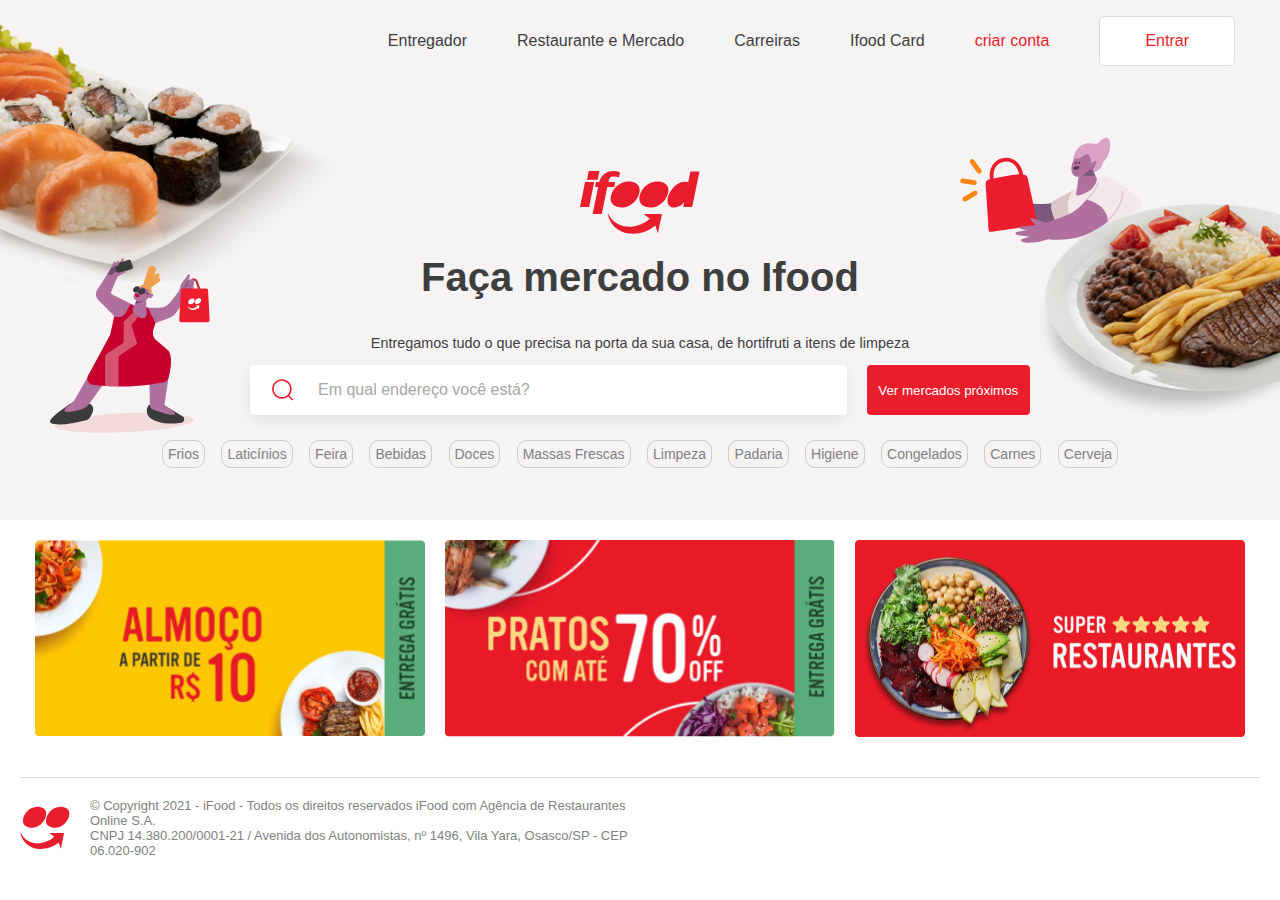
<file: Home/index.html>
<!DOCTYPE html>
<html lang="pt-BR">
<head>
    <link rel="stylesheet" href="style_entrar.css"> 
    <meta charset="UTF-8"> 
    <meta name="viewport" content="width=device-width, initial-scale=1.0"> 
    <title>Delivery de Comida e Mercado - Ifood</title> 
    <link rel="icon" href="icon_ifood.png" type="image/x-icon"> 
</head>
<body>
    <div class="container"> <!-- Container principal que engloba todo o conteúdo da página -->
        <div class="hero"> <!-- Seção principal ou hero section, geralmente a mais destacada visualmente -->
            <div class="header"> <!-- Cabeçalho da página -->
                <ul> <!-- Lista não ordenada usada para navegação -->
                    <li><a href="">Entregador</a></li> <!-- Item de lista com link (inativo) para entregadores -->
                    <li><a href="">Restaurante e Mercado</a></li> <!-- Link para restaurantes e mercados -->
                    <li><a href="">Carreiras</a></li> <!-- Link para oportunidades de carreira -->
                    <li><a href="">Ifood Card</a></li> <!-- Link para informações sobre o Ifood Card -->
                    <li class="conta">criar conta</li> <!-- Opção para criar uma conta nova -->
                    <li>Entrar</li> <!-- Opção de login -->
                </ul>
            </div>
            <div class="bg"> <!-- Background que engloba as imagens e conteúdo da seção hero -->
                <div class="left"> <!-- Divisão esquerda para conteúdo ou imagens -->
                    <img src="dish-left.png" alt=""> <!-- Imagem no lado esquerdo -->
                    <img class="svg" src="left.svg" alt=""> <!-- Imagem SVG adicional no lado esquerdo -->
                </div>
                <div class="right"> <!-- Divisão direita para conteúdo ou imagens -->
                    <img class="svg" src="right.svg" alt="imagem"> <!-- Imagem SVG no lado direito -->
                    <img src="dish-right.png" alt=""> <!-- Imagem no lado direito -->
                </div>
                <div class="content"> <!-- Conteúdo principal da seção hero -->
                    <img class="logo" src="logo.svg" alt=""> <!-- Logo do Ifood na seção hero -->
                    <h2>Faça mercado no Ifood</h2> <!-- Título da seção -->
                    <p>Entregamos tudo o que precisa na porta da sua casa, de hortifruti a itens de limpeza</p> <!-- Descrição do serviço -->
                    <div class="form"> <!-- Formulário ou área de input -->
                        <div class="search"> <!-- Campo de busca -->
                            <img src="search.svg" alt=""> <!-- Ícone de lupa para busca -->
                            <input type="text" placeholder="Em qual endereço você está?"> <!-- Campo de texto para inserir o endereço -->
                        </div>
                        <button>Ver mercados próximos</button> <!-- Botão para buscar mercados próximos -->
                    </div>
                    <div class="tags"> <!-- Tags ou categorias de produtos disponíveis -->
                        <span>Frios</span> <!-- Categoria frios -->
                        <span>Laticínios</span> <!-- Categoria laticínios -->
                        <span>Feira</span> <!-- Categoria feira -->
                        <span>Bebidas</span> <!-- Categoria bebidas -->
                        <span>Doces</span> <!-- Categoria doces -->
                        <span>Massas Frescas</span> <!-- Categoria massas frescas -->
                        <span>Limpeza</span> <!-- Categoria limpeza -->
                        <span>Padaria</span> <!-- Categoria padaria -->
                        <span>Higiene</span> <!-- Categoria higiene -->
                        <span>Congelados</span> <!-- Categoria congelados -->
                        <span>Carnes</span> <!-- Categoria carnes -->
                        <span>Cerveja</span> <!-- Categoria cerveja -->
                    </div>
                </div>
            </div>
        </div>
        <div class="banner"> <!-- Seção de banners promocionais -->
            <img src="landing-banner-1.png" alt=""> <!-- Imagem dos banners promocional -->
            <img src="landing-banner-2.png" alt=""> 
            <img src="landing-banner-3.png" alt=""> 
        </div>
        <div class="footer"> <!-- Rodapé da página com informações legais e de contato -->
            <img src="logofooter.svg" alt=""> <!-- Logo do iFood no rodapé -->
            <span>© Copyright 2021 - iFood - Todos os direitos reservados iFood com Agência de Restaurantes <br />
            Online S.A. <br /> CNPJ 14.380.200/0001-21 / Avenida dos Autonomistas, nº 1496, Vila Yara, Osasco/SP - CEP <br />
            06.020-902</span> 
        </div>
    </div>
</body>
</html>
</file>
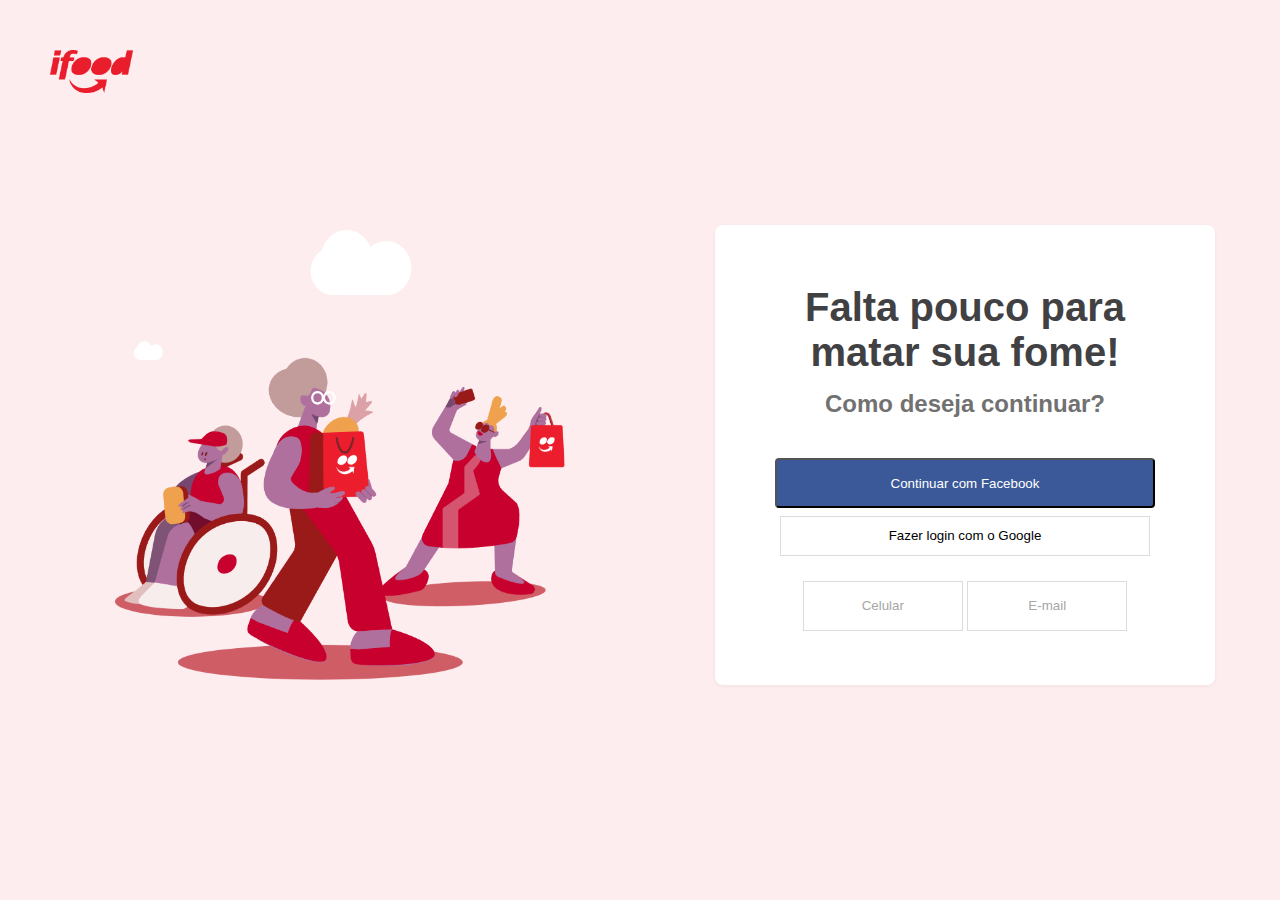
<file: Login/index.html>
<!DOCTYPE html>
<html lang="pt-BR">
    <head>
        <link rel="stylesheet" href="style.css"> 
        <meta charset="UTF-8"> 
        <meta name="viewport" content="width=device-width, initial-scale=1.0"> 
        <title>Delivery de Comida e Mercado - Ifood</title> 
        <link rel="icon" href="icon_ifood.png" type="image/x-icon"> <!-- Define o ícone da aba do navegador -->
    </head>
    <body>
        <img src="ifood-logo.png" class="iconeifood"> <!-- Exibe o logo do iFood -->
        <img src="imagem.png" class="background-img"> <!-- Imagem de fundo na página inicial -->
        <div class="box-login">
            <h1>Falta pouco para <br>matar sua fome!</h1> <!-- Título principal da página de login -->
            <h2>Como deseja continuar?</h2> <!-- Subtítulo para opções de login -->
            <button class="facebook">Continuar com Facebook</button> <!-- Botão de login via Facebook -->
            <button class="google">Fazer login com o Google</button> <!-- Botão de login via Google -->
            <button class="celular">Celular</button> <!-- Botão de login via número de celular -->
            <button class="email">E-mail</button> <!-- Botão de login via e-mail -->
        </div>
    </body>
</html>
</file>
<file: Home/style_entrar.css>
/* Geral */
* {
    box-sizing: border-box; /* Define o modelo de caixa para todos os elementos para que width e height incluam padding e border */
}

/* Corpo */
body {
    height: 100vh; /* Altura total da janela de visualização */
    margin: 0 auto; /* Centraliza o conteúdo horizontalmente */
    font-family: Helvetica, sans-serif; /* Define a fonte para todo o corpo */
    font-size: 16px; /* Tamanho de fonte base */
}

/* Container */
.container {
    width: 100%; /* Largura completa do container */
    height: 100%; /* Altura completa do container */
}

/* Hero Section */
.hero {
    height: 80%; /* Altura é 80% do seu contêiner */
    max-height: 520px; /* Máximo de altura permitida */
    background: #f5f3f4; /* Cor de fundo da seção hero */
}

/* Cabeçalho */
.header {
    display: flex; /* Flexbox para alinhamento dos itens */
    justify-content: flex-end; /* Alinha os itens ao final do container */
    margin: 0 45px; /* Margem em torno do header */
}

/* Lista de navegação no cabeçalho */
.header ul {
    display: flex; /* Flexbox para os itens da lista */
    align-items: center; /* Alinha os itens verticalmente ao centro */
}

.header ul li {
    list-style: none; /* Remove os marcadores da lista */
    margin: 0 25px; /* Margem entre os itens da lista */
    color: #3e3e3e; /* Cor dos itens */
}

.header ul li a {
    text-decoration: none; /* Remove o sublinhado dos links */
    color: #3e3e3e; /* Cor do texto dos links */
}

.header ul li a:hover {
    color: #ea1d2c; /* Cor do texto ao passar o mouse */
}

.header ul li {
    color: #ea1d2c; /* Cor dos itens */
}

.header ul li:last-child {
    background: #fff; /* Fundo branco para o último item */
    padding: 15px 45px; /* Padding dentro do último item */
    margin: 0 0 0 25px; /* Margem especifica para o último item */
    border-radius: 5px; /* Bordas arredondadas */
    border: 1px solid #dcdcdc; /* Borda sólida */
    font-weight: 500; /* Peso da fonte */
}

.header ul li:last-child:hover {
    background: #ea1d2c; /* Fundo vermelho ao passar o mouse */
    color: #fff; /* Texto branco ao passar o mouse */
}

/* Background Section */ 
.bg {
    display: flex; /* Flexbox para alinhamento interno */
    height: 100%; /* Altura total da seção */
    padding-bottom: 20px; /* Espaçamento no fundo */
}

.left img {
    position: absolute; /* Posicionamento absoluto */
    width: 400px; /* Largura fixa */
    top: 0; /* Topo do container */
    left: 0; /* Esquerda do container */
}

.left .svg {
    width: 160px; /* Largura fixa para SVG */
    height: 180px; /* Altura fixa para SVG */
    left: 50px; /* Posição da esquerda */
    top: 257px; /* Posição do topo */
}

.right img {
    position: absolute; /* Posicionamento absoluto */
    width: 240px; /* Largura fixa */
    top: 204px; /* Topo fixo */
    right: 0; /* Direita do container */
}

.right .svg {
    width: 198px; /* Largura do SVG */
    height: 172px; /* Altura do SVG */
    right: 138px; /* Posição da direita */
    top: 106px; /* Posição do topo */
    transform: rotate(-8deg); /* Rotação do SVG */
}

.content {
    width: 100%; /* Largura completa do conteúdo */
    display: flex; /* Flexbox para o alinhamento interno */
    flex-direction: column; /* Orientação da flexbox para coluna */
    justify-content: center; /* Centraliza o conteúdo verticalmente */
    align-items: center; /* Centraliza o conteúdo horizontalmente */
}

.content .logo {
    width: 120px; /* Largura do logo */
}

.content h2 {
    font-size: 2.5rem; /* Tamanho da fonte para h2 */
    color: #3e3e3e; /* Cor do texto */
    font-weight: 600; /* Peso da fonte */
    margin: 20px 0; /* Margem ao redor do h2 */
}

.content p {
    color: #3e3e3e; /* Cor do texto */
    font-size: 0.900rem; /* Tamanho da fonte */
    font-weight: 500; /* Peso da fonte */
}

.form {
    width: 100%; /* Largura completa do formulário */
    max-width: 780px; /* Máximo de largura permitida */
    display: flex; /* Flexbox para o alinhamento interno */
}

.form .search {
    width: 100%; /* Largura completa da área de pesquisa */
    max-width: 650px; /* Máximo de largura permitida */
    background: #fff; /* Fundo branco */
    height: 50px; /* Altura fixa */
    border-radius: 4px; /* Bordas arredondadas */
    margin-right: 20px; /* Margem à direita */
    display: flex; /* Flexbox para alinhamento interno */
    box-shadow: 0 4px 16px rgba(0,0,0,0.08); /* Sombra para destaque */
}

.form .search img {
    width: 26px; /* Largura da imagem */
    margin: 0 20px; /* Margem ao redor da imagem */
}

.form .search input {
    width: 100%; /* Largura completa do input */
    background: transparent; /* Fundo transparente */
    border: 0; /* Sem borda */
    outline: none; /* Sem contorno ao focar */
    font-size: 1rem; /* Tamanho da fonte */
}

.form .search input::placeholder {
    font-weight: 400; /* Peso da fonte do placeholder */
    color: #a6a6a6; /* Cor do placeholder */
}

.form button {
    width: 210px; /* Largura do botão */
    background: #ea1d2c; /* Cor de fundo do botão */
    color: #fff; /* Cor do texto do botão */
    font-weight: 400; /* Peso da fonte do botão */
    border: 0; /* Sem borda */
    border-radius: 4px; /* Bordas arredondadas */
}

.tags {
    margin: 30px 0; /* Margem ao redor das tags */
}

.tags span {
    font-size: 0.875rem; /* Tamanho da fonte das tags */
    font-weight: 400; /* Peso da fonte das tags */
    color: #818181; /* Cor das tags */
    border: 1px solid #ccc; /* Borda das tags */
    padding: 5px; /* Preenchimento interno das tags */
    border-radius: 10px; /* Bordas arredondadas das tags */
    margin: 6px; /* Espaçamento entre as tags */
}

.banner {
    display: flex; /* Flexbox para o alinhamento dos banners */
    justify-content: center; /* Centraliza os banners horizontalmente */
    padding: 20px; /* Preenchimento ao redor dos banners */
}

.banner img {
    width: 100%; /* Largura completa das imagens */
    max-width: 390px; /* Largura máxima permitida */
    margin: 0 10px; /* Margem ao redor das imagens */
    transition: 0.2s; /* Transição suave para efeitos */
}

.banner img:hover {
    transform: scale(1.02); /* Aumenta ligeiramente o tamanho ao passar o mouse */
}

.footer {
    margin: 20px; /* Margem ao redor do rodapé */
    border-top: 1px solid #dcdcdc; /* Linha no topo do rodapé */
    display: flex; /* Flexbox para o alinhamento interno */
    padding: 20px 0; /* Preenchimento vertical do rodapé */
}

.footer img {
    width: 50px; /* Largura do logo no rodapé */
}

.footer span {
    font-size: 0.8125rem; /* Tamanho da fonte do texto no rodapé */
    color: #818181; /* Cor do texto no rodapé */
    margin: 0 20px; /* Margem ao redor do texto no rodapé */
}
</file>
<file: Login/style.css>
/* Reset padrão para todos os elementos */
* {
  margin: 0; /* Remove a margem de todos os elementos */
  padding: 0; /* Remove o preenchimento de todos os elementos */
  font-family: Arial, Helvetica, sans-serif; /* Define a família de fontes padrão para todos os elementos */
}

/* Estilização básica do corpo do documento */
body {
  background-color: #fdedee; /* Define a cor de fundo do corpo */
  height: 100vh; /* A altura do corpo ocupa 100% da altura da janela de visualização */
  width: 100%; /* A largura do corpo ocupa 100% da largura da janela de visualização */
  display: flex; /* Utiliza Flexbox para disposição dos elementos filhos */
  flex-direction: row; /* Os elementos filhos são dispostos em linha */
  justify-content: center; /* Centraliza os elementos filhos horizontalmente */
  align-items: center; /* Centraliza os elementos filhos verticalmente */
  background-position: center; /* Posiciona a imagem de fundo no centro */
  background-repeat: no-repeat; /* A imagem de fundo não se repete */
  background-size: cover; /* A imagem de fundo cobre todo o espaço disponível */
}

/* Estilização do logo do iFood */
.iconeifood {
  position: absolute; /* Posicionamento absoluto dentro do seu contêiner mais próximo posicionado */
  height: 43px; /* Altura do ícone */
  width: 83px; /* Largura do ícone */
  top: 50px; /* Posição a partir do topo do contêiner */
  left: 50px; /* Posição a partir da esquerda do contêiner */
}

/* Estilização da imagem de fundo */
.background-img{
  width: 450px; /* Largura da imagem */
  height: 450px; /* Altura da imagem */
  margin-top: 10px; /* Margem acima da imagem */
  margin-left: 100px; /* Margem à esquerda da imagem */
}

/* Estilização da caixa de login */
.box-login {
  background-color: #fff; /* Cor de fundo da caixa */
  height: 460px; /* Altura da caixa */
  width: 500px; /* Largura da caixa */
  border-radius: 8px; /* Bordas arredondadas */
  text-align: center; /* Texto alinhado ao centro */
  margin: 60px 50px 50px 150px; /* Margem ao redor da caixa */
  box-shadow: 0 1px 4px rgba(0,0,0,.05); /* Sombra ao redor da caixa */
}

/* Estilização dos títulos h1 */
h1{
  font-size: 40px; /* Tamanho da fonte */
  color: #414143; /* Cor da fonte */
  margin: 60px 0px 0px 0px; /* Margem ao redor do título */
  word-spacing: 0px; /* Espaçamento entre palavras */
}

/* Estilização dos subtítulos h2 */
h2{
  color: #717171; /* Cor da fonte */
  text-align: center; /* Alinhamento do texto ao centro */
  margin-top: 15px; /* Margem acima do subtítulo */
}

/* Botões de login via Facebook */
.facebook{
  background-color: #3b5998; /* Cor de fundo do botão */
  height: 50px; /* Altura do botão */
  width: 380px; /* Largura do botão */
  border-radius: 4px; /* Bordas arredondadas do botão */
  color: white; /* Cor do texto do botão */
  margin-top: 40px; /* Margem acima do botão */
}

/* Botões de login via Google */
.google{
  background-color: #fff; /* Cor de fundo do botão */
  height: 40px; /* Altura do botão */
  width: 370px; /* Largura do botão */
  border: 1px solid #dcdcdc; /* Borda sólida ao redor do botão */
  margin-top: 7.5px; /* Margem acima do botão */
}

/* Botões de login via Celular */
.celular{
  background-color: #fff; /* Cor de fundo do botão */
  height: 50px; /* Altura do botão */
  width: 160px; /* Largura do botão */
  border: 1px solid #dcdcdc; /* Borda sólida ao redor do botão */
  color: #a6a6a6; /* Cor do texto do botão */
  margin-top: 25px; /* Margem acima do botão */
}

/* Botões de login via E-mail */
.email{
  background-color: #fff; /* Cor de fundo do botão */
  height: 50px; /* Altura do botão */
  width: 160px; /* Largura do botão */
  border: 1px solid #dcdcdc; /* Borda sólida ao redor do botão */
  color: #a6a6a6; /* Cor do texto do botão */
  margin-top: 25px; /* Margem acima do botão */
}
</file>
